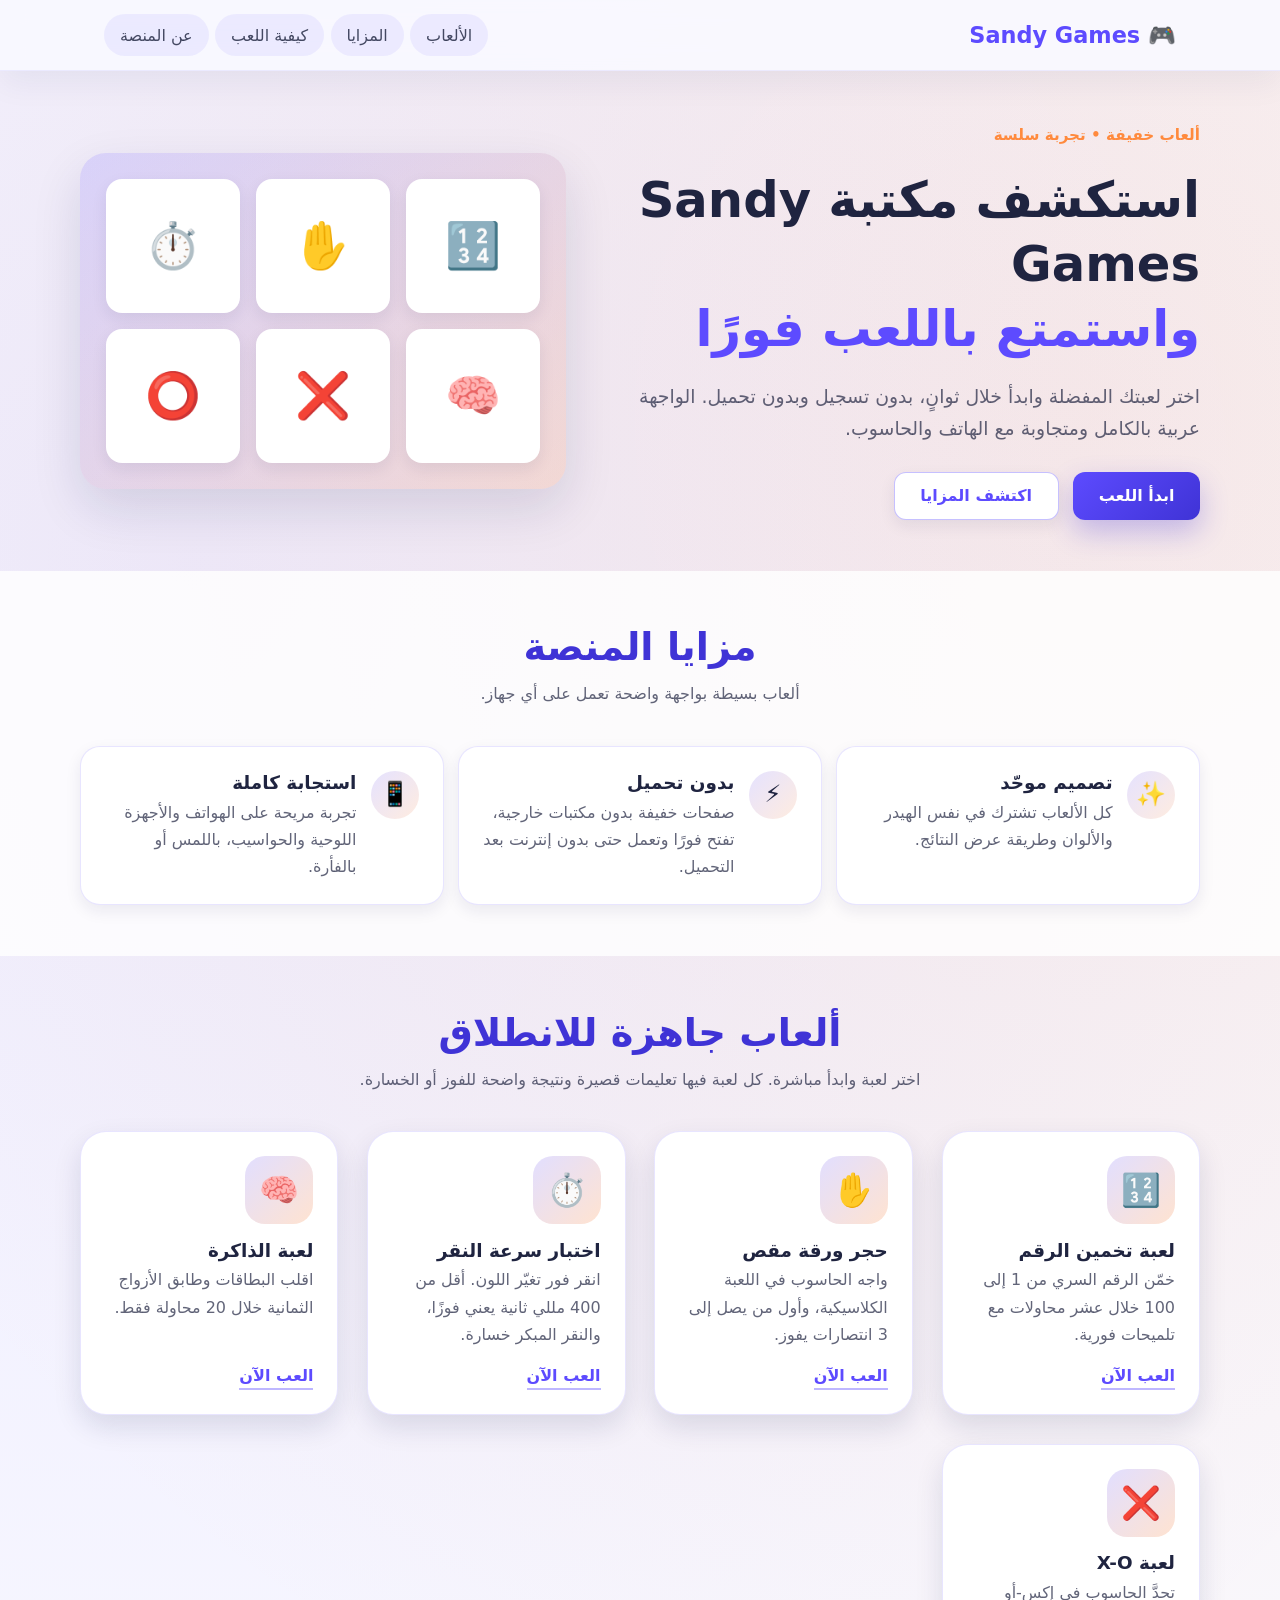
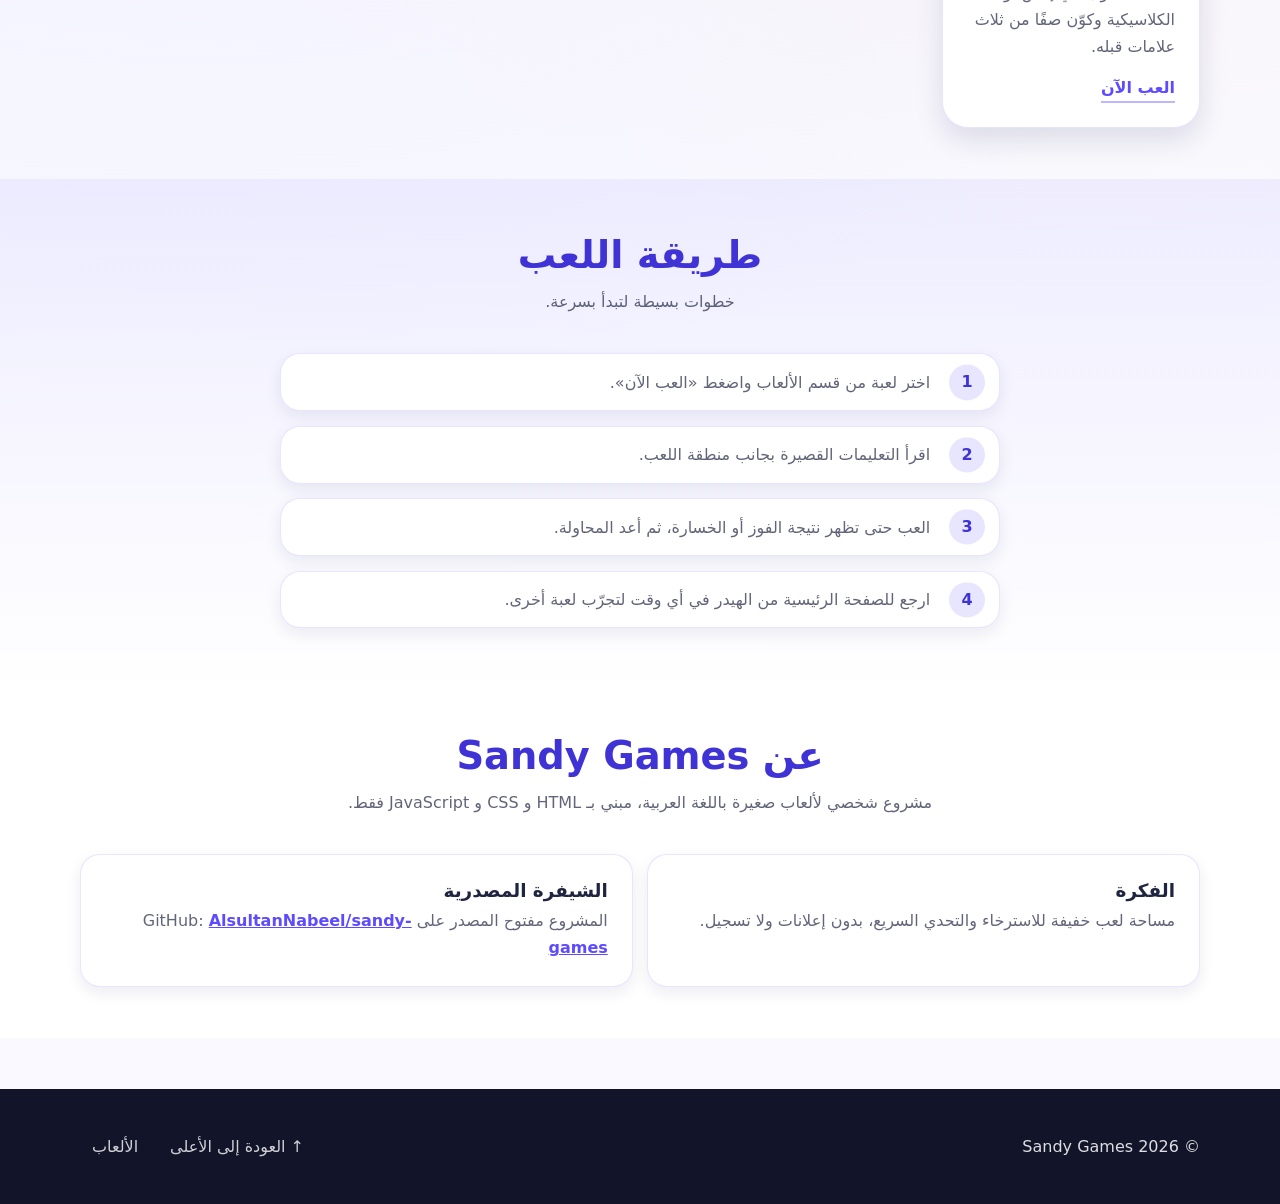
<file: index.html>
<!DOCTYPE html>
<html lang="ar" dir="rtl">
  <head>
    <meta charset="UTF-8" />
    <meta name="viewport" content="width=device-width, initial-scale=1.0" />
    <meta
      name="description"
      content="Sandy Games — موقع عربي لألعاب صغيرة سريعة تعمل مباشرة في المتصفح."
    />
    <title>ساندي جيمز | منصة الألعاب الصغيرة</title>
    <link rel="icon" href="data:image/svg+xml,<svg xmlns='http://www.w3.org/2000/svg' viewBox='0 0 100 100'><text y='.9em' font-size='90'>🎮</text></svg>" />
    <link rel="stylesheet" href="assets/styles.css" />
  </head>
  <body>
    <a class="skip-link" href="#main-content">تخط إلى المحتوى الرئيسي</a>
    <header class="site-header" id="top">
      <nav class="site-nav" aria-label="التنقل الرئيسي">
        <a href="#hero" class="site-logo" data-scroll>🎮 Sandy Games</a>
        <ul class="nav-links">
          <li><a href="#games" data-scroll>الألعاب</a></li>
          <li><a href="#features" data-scroll>المزايا</a></li>
          <li><a href="#instructions" data-scroll>كيفية اللعب</a></li>
          <li><a href="#about" data-scroll>عن المنصة</a></li>
        </ul>
      </nav>
    </header>
    <main id="main-content">
      <section class="hero" id="hero" aria-labelledby="hero-heading">
        <div class="hero__inner">
          <div class="hero__copy">
            <span class="hero__eyebrow" data-animate="fade-up">ألعاب خفيفة • تجربة سلسة</span>
            <h1 id="hero-heading" class="hero__headline" data-animate="fade-up" style="--delay: 80ms">
              استكشف مكتبة Sandy Games
              <span class="text-accent">واستمتع باللعب فورًا</span>
            </h1>
            <p class="hero__description" data-animate="fade-up" style="--delay: 160ms">
              اختر لعبتك المفضلة وابدأ خلال ثوانٍ، بدون تسجيل وبدون تحميل. الواجهة عربية بالكامل
              ومتجاوبة مع الهاتف والحاسوب.
            </p>
            <div class="hero__actions" data-animate="fade-up" style="--delay: 240ms">
              <a class="btn btn--primary" href="#games" data-scroll>ابدأ اللعب</a>
              <a class="btn btn--ghost" href="#features" data-scroll>اكتشف المزايا</a>
            </div>
          </div>
          <div class="hero__visual" aria-hidden="true" data-animate="fade-up" style="--delay: 200ms">
            <span class="hero__tile">🔢</span>
            <span class="hero__tile">✋</span>
            <span class="hero__tile">⏱️</span>
            <span class="hero__tile">🧠</span>
            <span class="hero__tile">❌</span>
            <span class="hero__tile">⭕</span>
          </div>
        </div>
      </section>

      <section class="section features" id="features" aria-labelledby="features-heading">
        <div class="section__header">
          <h2 id="features-heading">مزايا المنصة</h2>
          <p>ألعاب بسيطة بواجهة واضحة تعمل على أي جهاز.</p>
        </div>
        <ul class="feature-list">
          <li class="feature-card">
            <span class="feature-card__icon" aria-hidden="true">✨</span>
            <div>
              <h3>تصميم موحّد</h3>
              <p>كل الألعاب تشترك في نفس الهيدر والألوان وطريقة عرض النتائج.</p>
            </div>
          </li>
          <li class="feature-card">
            <span class="feature-card__icon" aria-hidden="true">⚡</span>
            <div>
              <h3>بدون تحميل</h3>
              <p>صفحات خفيفة بدون مكتبات خارجية، تفتح فورًا وتعمل حتى بدون إنترنت بعد التحميل.</p>
            </div>
          </li>
          <li class="feature-card">
            <span class="feature-card__icon" aria-hidden="true">📱</span>
            <div>
              <h3>استجابة كاملة</h3>
              <p>تجربة مريحة على الهواتف والأجهزة اللوحية والحواسيب، باللمس أو بالفأرة.</p>
            </div>
          </li>
        </ul>
      </section>

      <section class="section games" id="games" aria-labelledby="games-heading">
        <div class="section__header">
          <h2 id="games-heading">ألعاب جاهزة للانطلاق</h2>
          <p>اختر لعبة وابدأ مباشرة. كل لعبة فيها تعليمات قصيرة ونتيجة واضحة للفوز أو الخسارة.</p>
        </div>
        <div class="game-grid" role="list">
          <article class="game-card" role="listitem">
            <figure class="game-card__media" aria-hidden="true">🔢</figure>
            <div class="game-card__body">
              <h3>لعبة تخمين الرقم</h3>
              <p>خمّن الرقم السري من 1 إلى 100 خلال عشر محاولات مع تلميحات فورية.</p>
            </div>
            <footer class="game-card__footer">
              <a class="btn btn--link" href="games/guess-number/index.html">العب الآن</a>
            </footer>
          </article>
          <article class="game-card" role="listitem">
            <figure class="game-card__media" aria-hidden="true">✋</figure>
            <div class="game-card__body">
              <h3>حجر ورقة مقص</h3>
              <p>واجه الحاسوب في اللعبة الكلاسيكية، وأول من يصل إلى 3 انتصارات يفوز.</p>
            </div>
            <footer class="game-card__footer">
              <a class="btn btn--link" href="games/rock-paper-scissors/index.html">العب الآن</a>
            </footer>
          </article>
          <article class="game-card" role="listitem">
            <figure class="game-card__media" aria-hidden="true">⏱️</figure>
            <div class="game-card__body">
              <h3>اختبار سرعة النقر</h3>
              <p>انقر فور تغيّر اللون. أقل من 400 مللي ثانية يعني فوزًا، والنقر المبكر خسارة.</p>
            </div>
            <footer class="game-card__footer">
              <a class="btn btn--link" href="games/reaction-test/index.html">العب الآن</a>
            </footer>
          </article>
          <article class="game-card" role="listitem">
            <figure class="game-card__media" aria-hidden="true">🧠</figure>
            <div class="game-card__body">
              <h3>لعبة الذاكرة</h3>
              <p>اقلب البطاقات وطابق الأزواج الثمانية خلال 20 محاولة فقط.</p>
            </div>
            <footer class="game-card__footer">
              <a class="btn btn--link" href="games/memory/index.html">العب الآن</a>
            </footer>
          </article>
          <article class="game-card" role="listitem">
            <figure class="game-card__media" aria-hidden="true">❌</figure>
            <div class="game-card__body">
              <h3>لعبة X-O</h3>
              <p>تحدَّ الحاسوب في إكس-أو الكلاسيكية وكوّن صفًا من ثلاث علامات قبله.</p>
            </div>
            <footer class="game-card__footer">
              <a class="btn btn--link" href="games/tic-tac-toe/index.html">العب الآن</a>
            </footer>
          </article>
        </div>
      </section>

      <section class="section instructions" id="instructions" aria-labelledby="instructions-heading">
        <div class="section__header">
          <h2 id="instructions-heading">طريقة اللعب</h2>
          <p>خطوات بسيطة لتبدأ بسرعة.</p>
        </div>
        <ol class="instruction-steps">
          <li>اختر لعبة من قسم الألعاب واضغط «العب الآن».</li>
          <li>اقرأ التعليمات القصيرة بجانب منطقة اللعب.</li>
          <li>العب حتى تظهر نتيجة الفوز أو الخسارة، ثم أعد المحاولة.</li>
          <li>ارجع للصفحة الرئيسية من الهيدر في أي وقت لتجرّب لعبة أخرى.</li>
        </ol>
      </section>

      <section class="section about" id="about" aria-labelledby="about-heading">
        <div class="section__header">
          <h2 id="about-heading">عن Sandy Games</h2>
          <p>مشروع شخصي لألعاب صغيرة باللغة العربية، مبني بـ HTML و CSS و JavaScript فقط.</p>
        </div>
        <div class="about__content">
          <article>
            <h3>الفكرة</h3>
            <p>مساحة لعب خفيفة للاسترخاء والتحدي السريع، بدون إعلانات ولا تسجيل.</p>
          </article>
          <article>
            <h3>الشيفرة المصدرية</h3>
            <p>
              المشروع مفتوح المصدر على GitHub:
              <a href="https://github.com/AlsultanNabeel/sandy-games" rel="noopener">AlsultanNabeel/sandy-games</a>
            </p>
          </article>
        </div>
      </section>
    </main>

    <footer class="site-footer">
      <div class="footer__inner">
        <p>© <span data-year>2024</span> Sandy Games</p>
        <div class="footer__links">
          <a href="#top" data-scroll>↑ العودة إلى الأعلى</a>
          <a href="#games" data-scroll>الألعاب</a>
        </div>
      </div>
    </footer>

    <script src="app.js"></script>
  </body>
</html>
</file>
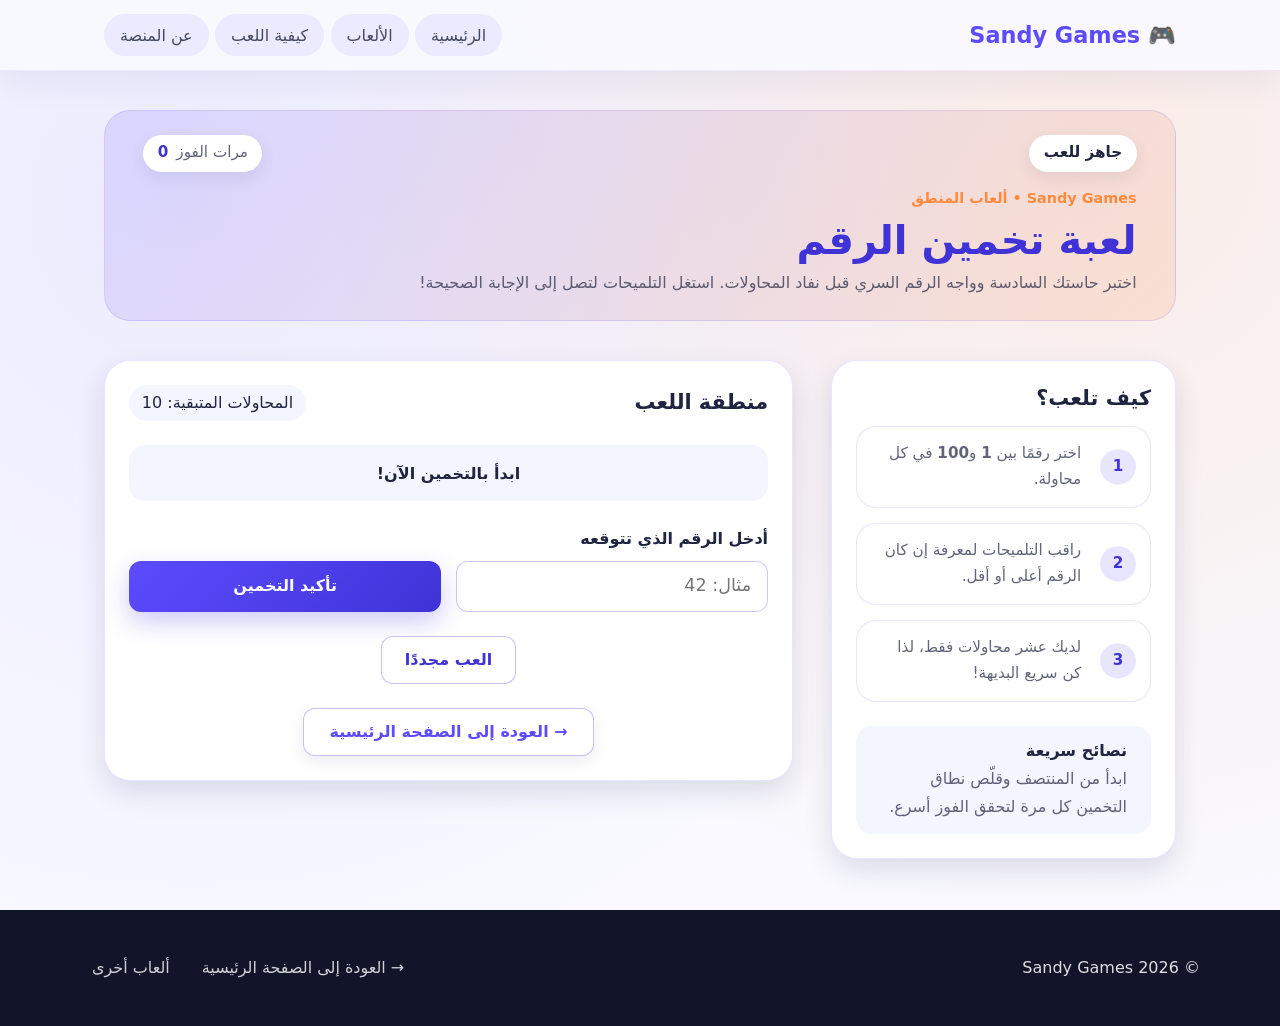
<file: games/guess-number/index.html>
<!DOCTYPE html>
<html lang="ar" dir="rtl">
  <head>
    <meta charset="UTF-8" />
    <meta name="viewport" content="width=device-width, initial-scale=1.0" />
    <title>لعبة تخمين الرقم | Sandy Games</title>
    <link rel="icon" href="data:image/svg+xml,<svg xmlns='http://www.w3.org/2000/svg' viewBox='0 0 100 100'><text y='.9em' font-size='90'>🎮</text></svg>" />
    <link rel="stylesheet" href="../../assets/styles.css" />
  </head>
  <body class="game-page">
    <header class="site-header">
      <nav class="site-nav" aria-label="التنقل الرئيسي">
        <a href="../../index.html" class="site-logo">🎮 Sandy Games</a>
        <ul class="nav-links">
          <li><a href="../../index.html">الرئيسية</a></li>
          <li><a href="../../index.html#games">الألعاب</a></li>
          <li><a href="../../index.html#instructions">كيفية اللعب</a></li>
          <li><a href="../../index.html#about">عن المنصة</a></li>
        </ul>
      </nav>
    </header>

    <main class="game-shell">
      <section class="game-hero" aria-labelledby="game-title">
        <div class="hero-meta">
          <span class="hero-status" id="hero-status" role="status" aria-live="polite">
            جاهز للعب
          </span>
          <div class="hero-timer" id="hero-timer">
            <span class="timer-label">مرات الفوز</span>
            <span class="timer-value" id="wins-total" aria-live="polite">0</span>
          </div>
        </div>
        <div class="hero-heading">
          <p class="hero-breadcrumb">Sandy Games • ألعاب المنطق</p>
          <h1 id="game-title">لعبة تخمين الرقم</h1>
          <p class="hero-subtitle">
            اختبر حاستك السادسة وواجه الرقم السري قبل نفاد المحاولات. استغل التلميحات لتصل إلى الإجابة الصحيحة!
          </p>
        </div>
      </section>

      <section class="game-content">
        <aside class="game-sidebar" aria-label="لوحة التعليمات">
          <h2>كيف تلعب؟</h2>
          <ol class="instruction-steps">
            <li>اختر رقمًا بين <strong>1</strong> و<strong>100</strong> في كل محاولة.</li>
            <li>راقب التلميحات لمعرفة إن كان الرقم أعلى أو أقل.</li>
            <li>لديك عشر محاولات فقط، لذا كن سريع البديهة!</li>
          </ol>
          <div class="tips-box" role="note">
            <h3>نصائح سريعة</h3>
            <p>ابدأ من المنتصف وقلّص نطاق التخمين كل مرة لتحقق الفوز أسرع.</p>
          </div>
        </aside>

        <div class="game-stage">
          <header class="stage-header">
            <h2>منطقة اللعب</h2>
            <div class="stage-status">
              <p>المحاولات المتبقية: <span id="attempts-remaining" aria-live="polite">10</span></p>
            </div>
          </header>

          <div class="stage-feedback">
            <p id="feedback" aria-live="polite" class="game-feedback">ابدأ بالتخمين الآن!</p>
          </div>

          <form id="guess-form" class="guess-form" autocomplete="off">
            <label for="guess-input" class="input-label">أدخل الرقم الذي تتوقعه</label>
            <div class="guess-controls">
              <input
                type="number"
                id="guess-input"
                name="guess"
                min="1"
                max="100"
                required
                inputmode="numeric"
                placeholder="مثال: 42"
              />
              <button type="submit" id="submit-guess" class="primary">تأكيد التخمين</button>
            </div>
          </form>

          <div class="stage-actions">
            <button type="button" id="play-again" class="secondary" hidden>العب مجددًا</button>
          </div>
          <a class="btn btn--ghost back-home" href="../../index.html">→ العودة إلى الصفحة الرئيسية</a>
        </div>
      </section>
    </main>

    <footer class="site-footer">
      <div class="footer__inner">
        <p>© <span data-year>2024</span> Sandy Games</p>
        <div class="footer__links">
          <a href="../../index.html">→ العودة إلى الصفحة الرئيسية</a>
          <a href="../../index.html#games">ألعاب أخرى</a>
        </div>
      </div>
    </footer>

    <script src="../../app.js"></script>
    <script src="./guess-number.js"></script>
  </body>
</html>
</file>
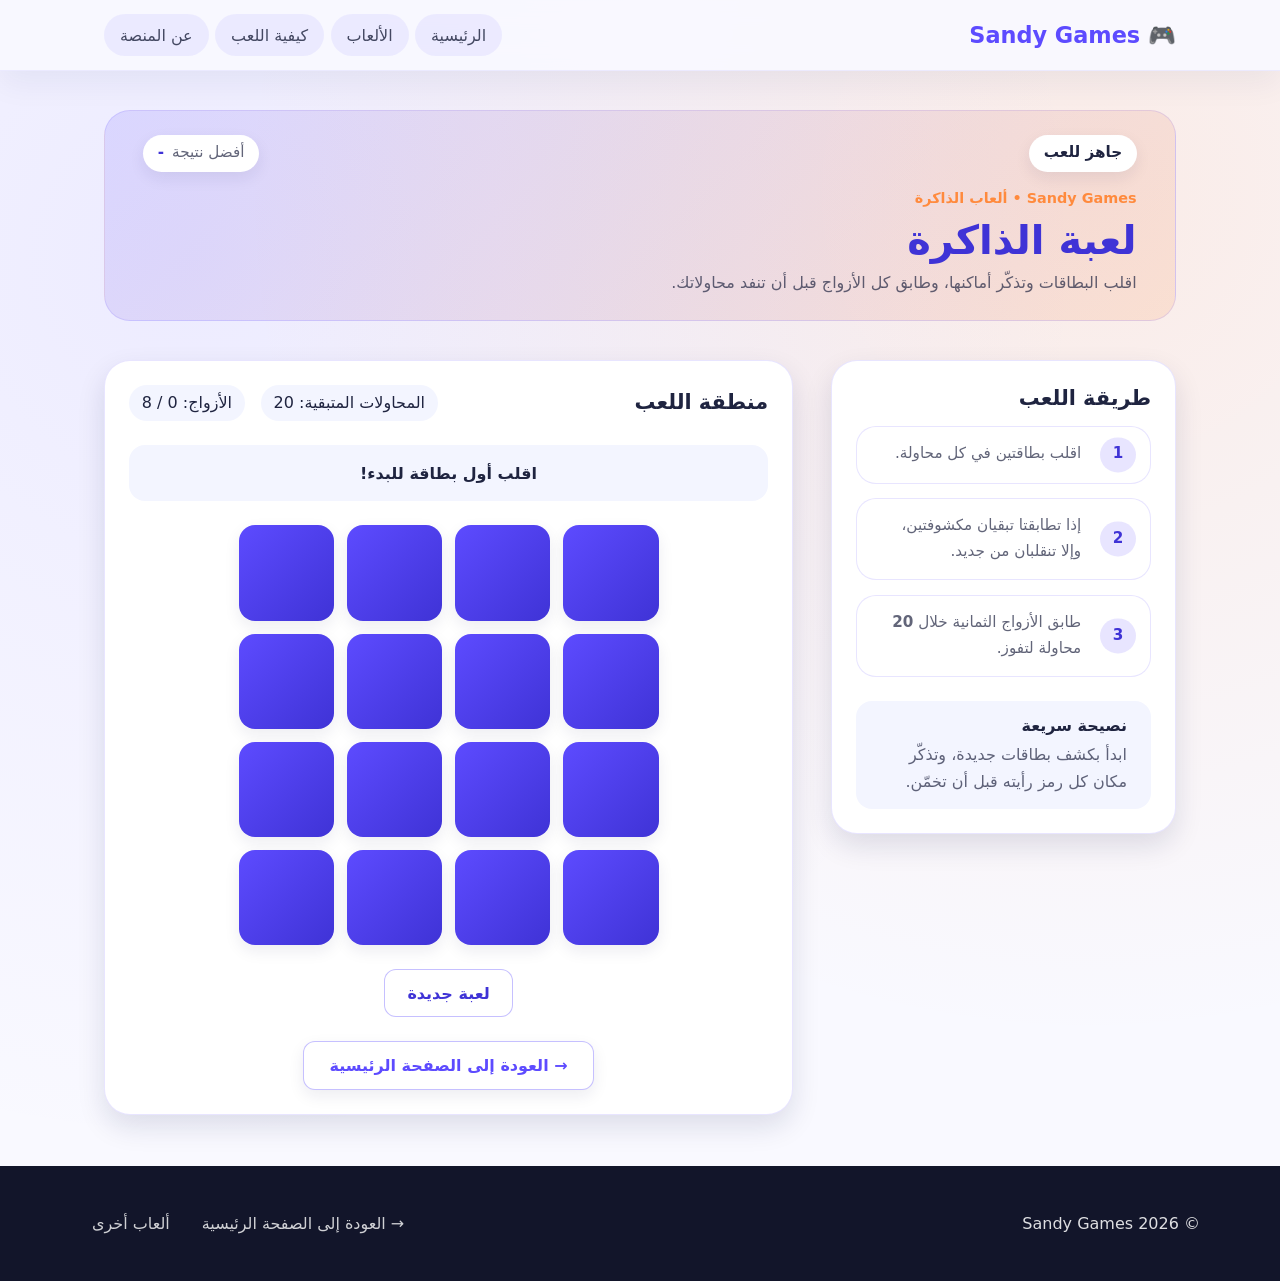
<file: games/memory/index.html>
<!DOCTYPE html>
<html lang="ar" dir="rtl">
  <head>
    <meta charset="UTF-8" />
    <meta name="viewport" content="width=device-width, initial-scale=1.0" />
    <title>لعبة الذاكرة | Sandy Games</title>
    <link rel="icon" href="data:image/svg+xml,<svg xmlns='http://www.w3.org/2000/svg' viewBox='0 0 100 100'><text y='.9em' font-size='90'>🎮</text></svg>" />
    <link rel="stylesheet" href="../../assets/styles.css" />
  </head>
  <body class="game-page">
    <header class="site-header">
      <nav class="site-nav" aria-label="التنقل الرئيسي">
        <a href="../../index.html" class="site-logo">🎮 Sandy Games</a>
        <ul class="nav-links">
          <li><a href="../../index.html">الرئيسية</a></li>
          <li><a href="../../index.html#games">الألعاب</a></li>
          <li><a href="../../index.html#instructions">كيفية اللعب</a></li>
          <li><a href="../../index.html#about">عن المنصة</a></li>
        </ul>
      </nav>
    </header>

    <main class="game-shell">
      <section class="game-hero" aria-labelledby="game-title">
        <div class="hero-meta">
          <span class="hero-status" id="memory-status" role="status" aria-live="polite">جاهز للعب</span>
          <div class="hero-timer">
            <span class="timer-label">أفضل نتيجة</span>
            <span class="timer-value" id="memory-best">-</span>
          </div>
        </div>
        <div class="hero-heading">
          <p class="hero-breadcrumb">Sandy Games • ألعاب الذاكرة</p>
          <h1 id="game-title">لعبة الذاكرة</h1>
          <p class="hero-subtitle">اقلب البطاقات وتذكّر أماكنها، وطابق كل الأزواج قبل أن تنفد محاولاتك.</p>
        </div>
      </section>

      <section class="game-content">
        <aside class="game-sidebar" aria-label="لوحة التعليمات">
          <h2>طريقة اللعب</h2>
          <ol class="instruction-steps">
            <li>اقلب بطاقتين في كل محاولة.</li>
            <li>إذا تطابقتا تبقيان مكشوفتين، وإلا تنقلبان من جديد.</li>
            <li>طابق الأزواج الثمانية خلال <strong>20</strong> محاولة لتفوز.</li>
          </ol>
          <div class="tips-box" role="note">
            <h3>نصيحة سريعة</h3>
            <p>ابدأ بكشف بطاقات جديدة، وتذكّر مكان كل رمز رأيته قبل أن تخمّن.</p>
          </div>
        </aside>

        <div class="game-stage">
          <header class="stage-header">
            <h2>منطقة اللعب</h2>
            <div class="stage-status">
              <p>المحاولات المتبقية: <span id="memory-moves" aria-live="polite">20</span></p>
              <p>الأزواج: <span id="memory-pairs">0</span> / 8</p>
            </div>
          </header>

          <div class="stage-feedback">
            <p id="memory-message" class="game-feedback" aria-live="polite">اقلب أول بطاقة للبدء!</p>
          </div>

          <div id="memory-grid" class="memory-grid" role="group" aria-label="بطاقات اللعبة"></div>

          <div class="stage-actions">
            <button type="button" id="memory-restart" class="secondary">لعبة جديدة</button>
          </div>
          <a class="btn btn--ghost back-home" href="../../index.html">→ العودة إلى الصفحة الرئيسية</a>
        </div>
      </section>
    </main>

    <footer class="site-footer">
      <div class="footer__inner">
        <p>© <span data-year>2024</span> Sandy Games</p>
        <div class="footer__links">
          <a href="../../index.html">→ العودة إلى الصفحة الرئيسية</a>
          <a href="../../index.html#games">ألعاب أخرى</a>
        </div>
      </div>
    </footer>

    <script src="../../app.js"></script>
    <script src="./memory.js"></script>
  </body>
</html>
</file>
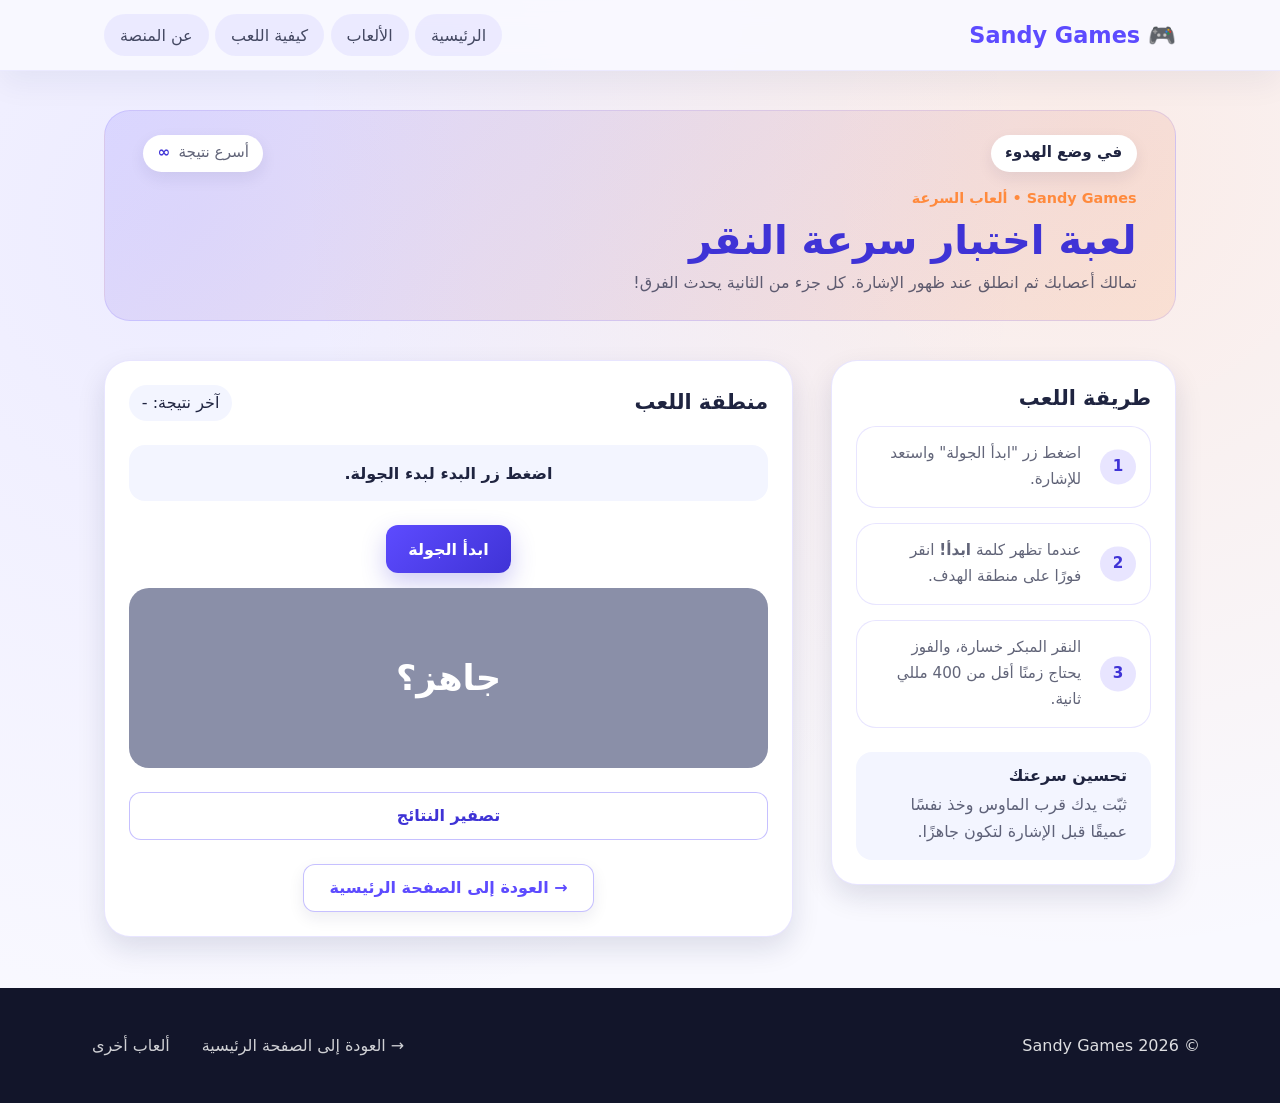
<file: games/reaction-test/index.html>
<!DOCTYPE html>
<html lang="ar" dir="rtl">
  <head>
    <meta charset="UTF-8" />
    <meta name="viewport" content="width=device-width, initial-scale=1.0" />
    <title>لعبة اختبار سرعة النقر | Sandy Games</title>
    <link rel="icon" href="data:image/svg+xml,<svg xmlns='http://www.w3.org/2000/svg' viewBox='0 0 100 100'><text y='.9em' font-size='90'>🎮</text></svg>" />
    <link rel="stylesheet" href="../../assets/styles.css" />
  </head>
  <body class="game-page">
    <header class="site-header">
      <nav class="site-nav" aria-label="التنقل الرئيسي">
        <a href="../../index.html" class="site-logo">🎮 Sandy Games</a>
        <ul class="nav-links">
          <li><a href="../../index.html">الرئيسية</a></li>
          <li><a href="../../index.html#games">الألعاب</a></li>
          <li><a href="../../index.html#instructions">كيفية اللعب</a></li>
          <li><a href="../../index.html#about">عن المنصة</a></li>
        </ul>
      </nav>
    </header>

    <main class="game-shell">
      <section class="game-hero" aria-labelledby="game-title">
        <div class="hero-meta">
          <span class="hero-status" id="reaction-status" role="status" aria-live="polite">
            في وضع الهدوء
          </span>
          <div class="hero-timer" id="reaction-timer">
            <span class="timer-label">أسرع نتيجة</span>
            <span class="timer-value" data-fallback="∞" aria-live="polite">∞</span>
          </div>
        </div>
        <div class="hero-heading">
          <p class="hero-breadcrumb">Sandy Games • ألعاب السرعة</p>
          <h1 id="game-title">لعبة اختبار سرعة النقر</h1>
          <p class="hero-subtitle">
            تمالك أعصابك ثم انطلق عند ظهور الإشارة. كل جزء من الثانية يحدث الفرق!
          </p>
        </div>
      </section>

      <section class="game-content">
        <aside class="game-sidebar" aria-label="لوحة التعليمات">
          <h2>طريقة اللعب</h2>
          <ol class="instruction-steps">
            <li>اضغط زر "ابدأ الجولة" واستعد للإشارة.</li>
            <li>عندما تظهر كلمة <strong>ابدأ!</strong> انقر فورًا على منطقة الهدف.</li>
            <li>النقر المبكر خسارة، والفوز يحتاج زمنًا أقل من 400 مللي ثانية.</li>
          </ol>
          <div class="tips-box" role="note">
            <h3>تحسين سرعتك</h3>
            <p>ثبّت يدك قرب الماوس وخذ نفسًا عميقًا قبل الإشارة لتكون جاهزًا.</p>
          </div>
        </aside>

        <div class="game-stage">
          <header class="stage-header">
            <h2>منطقة اللعب</h2>
            <div class="stage-status">
              <p>آخر نتيجة: <span id="reaction-result" aria-live="polite">-</span></p>
            </div>
          </header>

          <div class="stage-feedback">
            <p id="reaction-message" class="game-feedback" aria-live="polite">اضغط زر البدء لبدء الجولة.</p>
          </div>

          <div class="stage-actions">
            <button type="button" id="start-reaction" class="primary">ابدأ الجولة</button>
            <button
              type="button"
              id="reaction-target"
              class="reaction-target"
              aria-label="منطقة النقر عند ظهور إشارة البدء"
              disabled
            >
              جاهز؟
            </button>
          </div>

          <div class="stage-actions stage-actions--inline">
            <button type="button" id="reset-reaction" class="secondary" hidden>تصفير النتائج</button>
          </div>
          <a class="btn btn--ghost back-home" href="../../index.html">→ العودة إلى الصفحة الرئيسية</a>
        </div>
      </section>
    </main>

    <footer class="site-footer">
      <div class="footer__inner">
        <p>© <span data-year>2024</span> Sandy Games</p>
        <div class="footer__links">
          <a href="../../index.html">→ العودة إلى الصفحة الرئيسية</a>
          <a href="../../index.html#games">ألعاب أخرى</a>
        </div>
      </div>
    </footer>

    <script src="../../app.js"></script>
    <script src="./reaction-test.js"></script>
  </body>
</html>
</file>
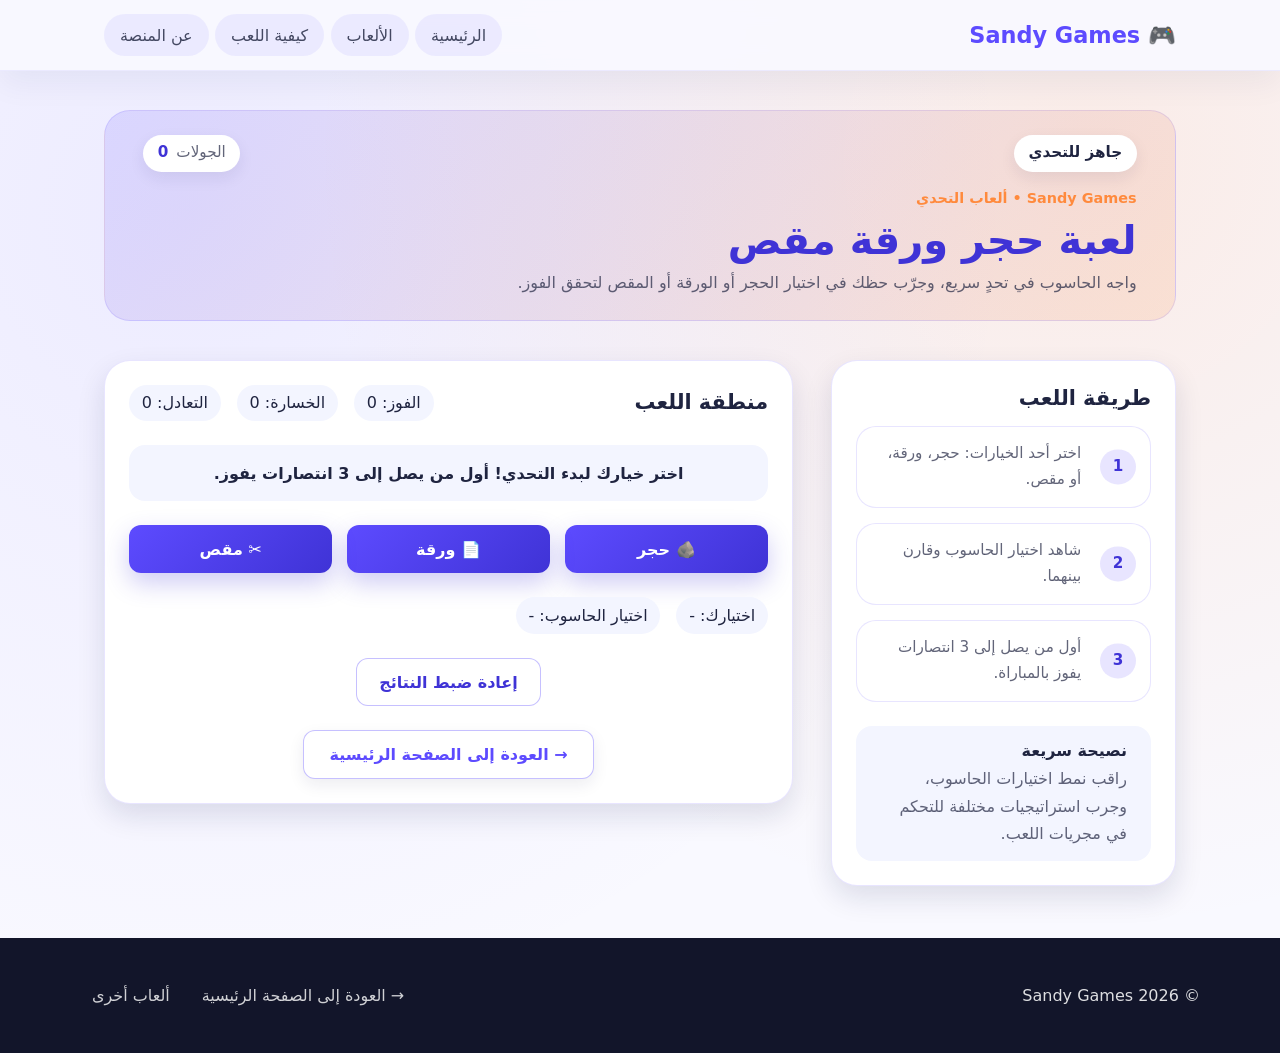
<file: games/rock-paper-scissors/index.html>
<!DOCTYPE html>
<html lang="ar" dir="rtl">
  <head>
    <meta charset="UTF-8" />
    <meta name="viewport" content="width=device-width, initial-scale=1.0" />
    <title>لعبة حجر ورقة مقص | Sandy Games</title>
    <link rel="icon" href="data:image/svg+xml,<svg xmlns='http://www.w3.org/2000/svg' viewBox='0 0 100 100'><text y='.9em' font-size='90'>🎮</text></svg>" />
    <link rel="stylesheet" href="../../assets/styles.css" />
  </head>
  <body class="game-page">
    <header class="site-header">
      <nav class="site-nav" aria-label="التنقل الرئيسي">
        <a href="../../index.html" class="site-logo">🎮 Sandy Games</a>
        <ul class="nav-links">
          <li><a href="../../index.html">الرئيسية</a></li>
          <li><a href="../../index.html#games">الألعاب</a></li>
          <li><a href="../../index.html#instructions">كيفية اللعب</a></li>
          <li><a href="../../index.html#about">عن المنصة</a></li>
        </ul>
      </nav>
    </header>

    <main class="game-shell">
      <section class="game-hero" aria-labelledby="game-title">
        <div class="hero-meta">
          <span class="hero-status" id="rps-status" role="status" aria-live="polite">جاهز للتحدي</span>
          <div class="hero-timer" id="rps-timer">
            <span class="timer-label">الجولات</span>
            <span class="timer-value" aria-live="polite">0</span>
          </div>
        </div>
        <div class="hero-heading">
          <p class="hero-breadcrumb">Sandy Games • ألعاب التحدي</p>
          <h1 id="game-title">لعبة حجر ورقة مقص</h1>
          <p class="hero-subtitle">
            واجه الحاسوب في تحدٍ سريع، وجرّب حظك في اختيار الحجر أو الورقة أو المقص لتحقق الفوز.
          </p>
        </div>
      </section>

      <section class="game-content">
        <aside class="game-sidebar" aria-label="لوحة التعليمات">
          <h2>طريقة اللعب</h2>
          <ol class="instruction-steps">
            <li>اختر أحد الخيارات: حجر، ورقة، أو مقص.</li>
            <li>شاهد اختيار الحاسوب وقارن بينهما.</li>
            <li>أول من يصل إلى 3 انتصارات يفوز بالمباراة.</li>
          </ol>
          <div class="tips-box" role="note">
            <h3>نصيحة سريعة</h3>
            <p>راقب نمط اختيارات الحاسوب، وجرب استراتيجيات مختلفة للتحكم في مجريات اللعب.</p>
          </div>
        </aside>

        <div class="game-stage">
          <header class="stage-header">
            <h2>منطقة اللعب</h2>
            <div class="stage-status">
              <p>الفوز: <span id="wins-count" aria-live="polite">0</span></p>
              <p>الخسارة: <span id="losses-count" aria-live="polite">0</span></p>
              <p>التعادل: <span id="ties-count" aria-live="polite">0</span></p>
            </div>
          </header>

          <div class="stage-feedback">
            <p id="round-result" class="game-feedback" aria-live="polite">اختر خيارك لبدء التحدي!</p>
          </div>

          <div id="rps-options" class="stage-actions stage-actions--inline" role="group" aria-label="اختَر حجر أو ورقة أو مقص">
            <button type="button" class="rps-option primary" data-choice="rock">🪨 حجر</button>
            <button type="button" class="rps-option primary" data-choice="paper">📄 ورقة</button>
            <button type="button" class="rps-option primary" data-choice="scissors">✂️ مقص</button>
          </div>

          <div class="stage-results">
            <p>اختيارك: <span id="player-choice" aria-live="polite">-</span></p>
            <p>اختيار الحاسوب: <span id="computer-choice" aria-live="polite">-</span></p>
          </div>

          <div class="stage-actions">
            <button type="button" id="reset-score" class="secondary">إعادة ضبط النتائج</button>
          </div>
          <a class="btn btn--ghost back-home" href="../../index.html">→ العودة إلى الصفحة الرئيسية</a>
        </div>
      </section>
    </main>

    <footer class="site-footer">
      <div class="footer__inner">
        <p>© <span data-year>2024</span> Sandy Games</p>
        <div class="footer__links">
          <a href="../../index.html">→ العودة إلى الصفحة الرئيسية</a>
          <a href="../../index.html#games">ألعاب أخرى</a>
        </div>
      </div>
    </footer>

    <script src="../../app.js"></script>
    <script src="./rock-paper-scissors.js"></script>
  </body>
</html>
</file>
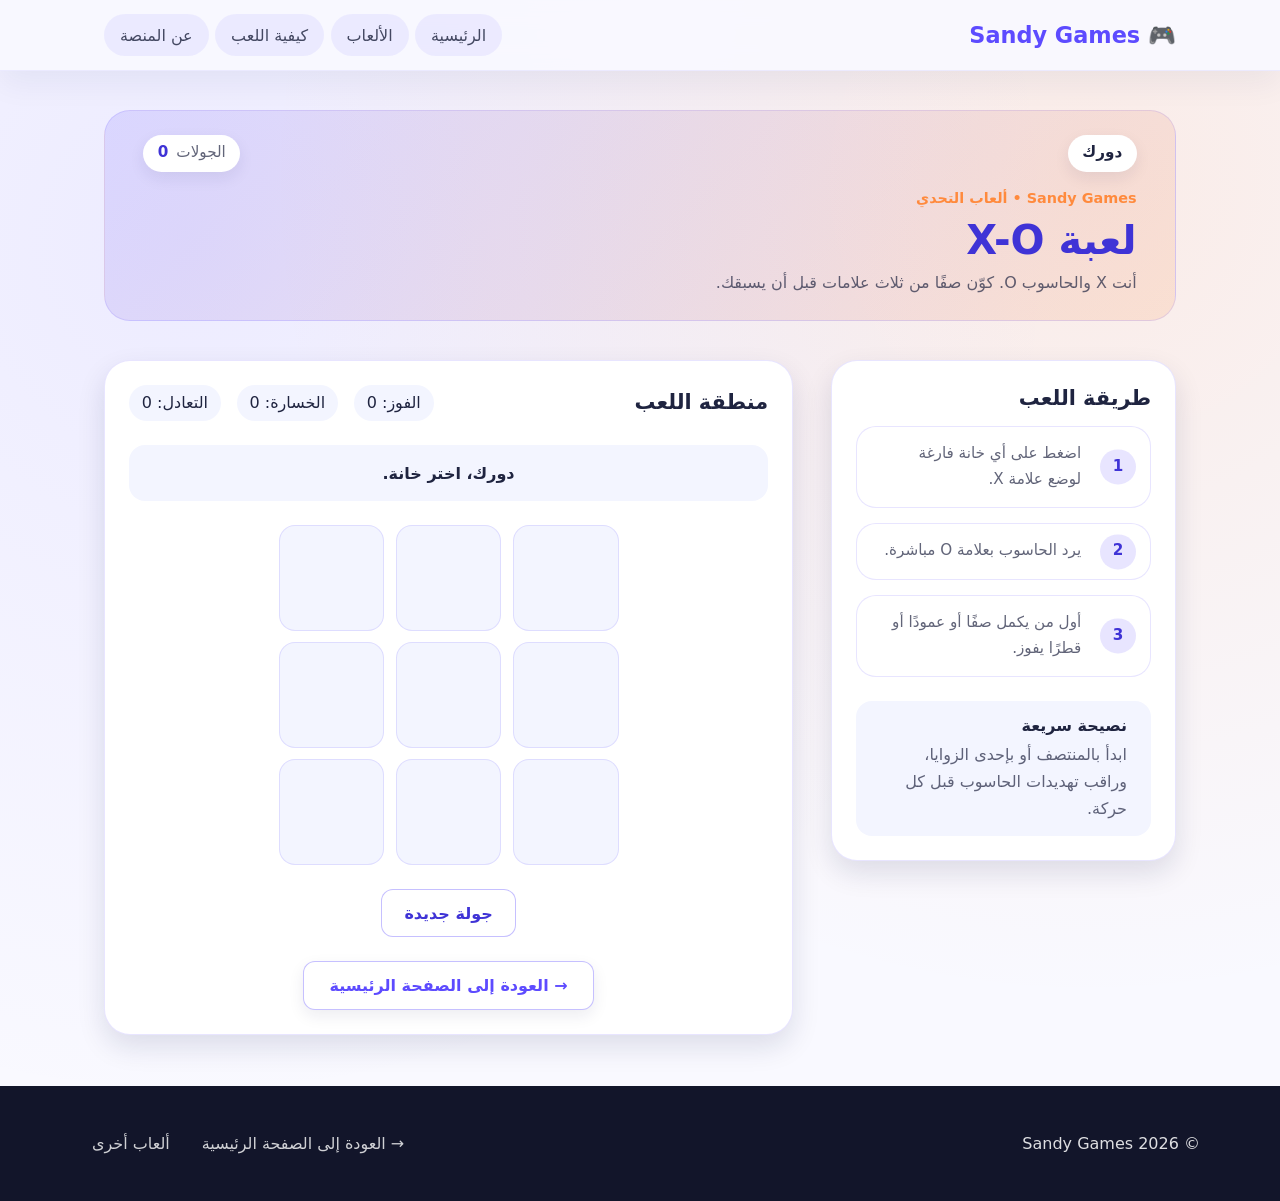
<file: games/tic-tac-toe/index.html>
<!DOCTYPE html>
<html lang="ar" dir="rtl">
  <head>
    <meta charset="UTF-8" />
    <meta name="viewport" content="width=device-width, initial-scale=1.0" />
    <title>لعبة X-O | Sandy Games</title>
    <link rel="icon" href="data:image/svg+xml,<svg xmlns='http://www.w3.org/2000/svg' viewBox='0 0 100 100'><text y='.9em' font-size='90'>🎮</text></svg>" />
    <link rel="stylesheet" href="../../assets/styles.css" />
  </head>
  <body class="game-page">
    <header class="site-header">
      <nav class="site-nav" aria-label="التنقل الرئيسي">
        <a href="../../index.html" class="site-logo">🎮 Sandy Games</a>
        <ul class="nav-links">
          <li><a href="../../index.html">الرئيسية</a></li>
          <li><a href="../../index.html#games">الألعاب</a></li>
          <li><a href="../../index.html#instructions">كيفية اللعب</a></li>
          <li><a href="../../index.html#about">عن المنصة</a></li>
        </ul>
      </nav>
    </header>

    <main class="game-shell">
      <section class="game-hero" aria-labelledby="game-title">
        <div class="hero-meta">
          <span class="hero-status" id="ttt-status" role="status" aria-live="polite">دورك</span>
          <div class="hero-timer">
            <span class="timer-label">الجولات</span>
            <span class="timer-value" id="ttt-rounds">0</span>
          </div>
        </div>
        <div class="hero-heading">
          <p class="hero-breadcrumb">Sandy Games • ألعاب التحدي</p>
          <h1 id="game-title">لعبة X-O</h1>
          <p class="hero-subtitle">أنت X والحاسوب O. كوّن صفًا من ثلاث علامات قبل أن يسبقك.</p>
        </div>
      </section>

      <section class="game-content">
        <aside class="game-sidebar" aria-label="لوحة التعليمات">
          <h2>طريقة اللعب</h2>
          <ol class="instruction-steps">
            <li>اضغط على أي خانة فارغة لوضع علامة X.</li>
            <li>يرد الحاسوب بعلامة O مباشرة.</li>
            <li>أول من يكمل صفًا أو عمودًا أو قطرًا يفوز.</li>
          </ol>
          <div class="tips-box" role="note">
            <h3>نصيحة سريعة</h3>
            <p>ابدأ بالمنتصف أو بإحدى الزوايا، وراقب تهديدات الحاسوب قبل كل حركة.</p>
          </div>
        </aside>

        <div class="game-stage">
          <header class="stage-header">
            <h2>منطقة اللعب</h2>
            <div class="stage-status">
              <p>الفوز: <span id="ttt-wins">0</span></p>
              <p>الخسارة: <span id="ttt-losses">0</span></p>
              <p>التعادل: <span id="ttt-ties">0</span></p>
            </div>
          </header>

          <div class="stage-feedback">
            <p id="ttt-message" class="game-feedback" aria-live="polite">دورك، اختر خانة.</p>
          </div>

          <div id="ttt-board" class="ttt-board" role="group" aria-label="لوحة X-O"></div>

          <div class="stage-actions">
            <button type="button" id="ttt-restart" class="secondary">جولة جديدة</button>
          </div>
          <a class="btn btn--ghost back-home" href="../../index.html">→ العودة إلى الصفحة الرئيسية</a>
        </div>
      </section>
    </main>

    <footer class="site-footer">
      <div class="footer__inner">
        <p>© <span data-year>2024</span> Sandy Games</p>
        <div class="footer__links">
          <a href="../../index.html">→ العودة إلى الصفحة الرئيسية</a>
          <a href="../../index.html#games">ألعاب أخرى</a>
        </div>
      </div>
    </footer>

    <script src="../../app.js"></script>
    <script src="./tic-tac-toe.js"></script>
  </body>
</html>
</file>
<file: assets/styles.css>
:root {
  color-scheme: light;
  --clr-primary: #5d4bff;
  --clr-primary-strong: #3f33d6;
  --clr-accent: #ff8a3d;
  --clr-success: #138a52;
  --clr-error: #c4314b;
  --clr-surface: #ffffff;
  --clr-surface-muted: #f3f5ff;
  --clr-background: #f9f9ff;
  --clr-text: #1f2440;
  --clr-text-muted: rgba(31, 36, 64, 0.7);
  --clr-border: rgba(93, 75, 255, 0.14);
  --shadow-lg: 0 20px 50px rgba(20, 28, 78, 0.12);
  --shadow-md: 0 12px 28px rgba(20, 28, 78, 0.12);
  --shadow-sm: 0 6px 16px rgba(20, 28, 78, 0.08);
  --radius-xl: 26px;
  --radius-lg: 20px;
  --radius-md: 16px;
  --radius-sm: 12px;
  --radius-pill: 999px;
  --font-sans: system-ui, -apple-system, "Segoe UI", Tahoma, "Geeza Pro", "Noto Sans Arabic", Arial, sans-serif;
  --max-width: 1120px;
  --space-xs: clamp(0.35rem, 1vw, 0.5rem);
  --space-sm: clamp(0.65rem, 1.5vw, 0.9rem);
  --space-md: clamp(1rem, 2vw, 1.5rem);
  --space-lg: clamp(1.6rem, 3vw, 2.4rem);
  --space-xl: clamp(2rem, 4vw, 3.2rem);
  --transition-base: 180ms ease;
}

*,
*::before,
*::after {
  box-sizing: border-box;
}

html {
  scroll-behavior: smooth;
  -webkit-text-size-adjust: 100%;
}

body {
  margin: 0;
  min-height: 100vh;
  display: flex;
  flex-direction: column;
  font-family: var(--font-sans);
  line-height: 1.7;
  color: var(--clr-text);
  background: radial-gradient(circle at 15% 20%, rgba(93, 75, 255, 0.08), transparent 60%),
    radial-gradient(circle at 85% 15%, rgba(255, 138, 61, 0.12), transparent 55%), var(--clr-background);
}

main {
  display: block;
  flex: 1;
}

h1,
h2,
h3 {
  line-height: 1.3;
}

a {
  color: inherit;
  text-decoration: none;
}

a:focus-visible,
button:focus-visible,
input:focus-visible {
  outline: 3px solid rgba(93, 75, 255, 0.45);
  outline-offset: 3px;
}

button {
  font: inherit;
  border: 0;
  cursor: pointer;
  color: inherit;
  background: none;
}

button:disabled {
  cursor: not-allowed;
}

.skip-link {
  position: absolute;
  inset-inline-start: 1rem;
  top: 1rem;
  padding: 0.75rem 1.25rem;
  background: var(--clr-primary);
  color: #fff;
  border-radius: var(--radius-sm);
  transform: translateY(-200%);
  transition: transform var(--transition-base);
  z-index: 50;
}

.skip-link:focus {
  transform: translateY(0);
}

/* ---------- Header ---------- */

.site-header {
  position: sticky;
  top: 0;
  z-index: 30;
  backdrop-filter: saturate(140%) blur(12px);
  -webkit-backdrop-filter: saturate(140%) blur(12px);
  background: rgba(249, 249, 255, 0.92);
  border-bottom: 1px solid rgba(93, 75, 255, 0.08);
  box-shadow: 0 12px 32px rgba(20, 28, 78, 0.06);
}

.site-nav {
  margin: 0 auto;
  max-width: var(--max-width);
  padding: var(--space-sm) var(--space-md);
  display: flex;
  flex-wrap: wrap;
  align-items: center;
  justify-content: space-between;
  gap: var(--space-sm);
}

.site-logo {
  font-weight: 700;
  font-size: clamp(1.1rem, 2vw, 1.4rem);
  color: var(--clr-primary);
  white-space: nowrap;
}

.nav-links {
  margin: 0;
  padding: 0;
  list-style: none;
  display: flex;
  flex-wrap: wrap;
  align-items: center;
  gap: 0.4rem;
}

.nav-links a {
  display: inline-block;
  padding: 0.45rem 1rem;
  border-radius: var(--radius-pill);
  font-weight: 500;
  color: rgba(31, 36, 64, 0.82);
  background: rgba(93, 75, 255, 0.08);
  transition: color var(--transition-base), background var(--transition-base), transform var(--transition-base);
}

.nav-links a:hover,
.nav-links a:focus-visible,
.nav-links a[aria-current="page"] {
  color: var(--clr-primary-strong);
  background: rgba(93, 75, 255, 0.16);
  transform: translateY(-1px);
}

/* ---------- Buttons ---------- */

.btn {
  position: relative;
  display: inline-flex;
  align-items: center;
  justify-content: center;
  gap: 0.5rem;
  padding: 0.85rem 1.6rem;
  border-radius: var(--radius-sm);
  font-weight: 600;
  line-height: 1.2;
  transition: transform var(--transition-base), box-shadow var(--transition-base), color var(--transition-base);
}

.btn--primary {
  background: linear-gradient(135deg, var(--clr-primary), var(--clr-primary-strong));
  color: #fff;
  box-shadow: 0 12px 28px rgba(63, 51, 214, 0.28);
}

.btn--primary:hover,
.btn--primary:focus-visible {
  transform: translateY(-2px);
  box-shadow: 0 18px 36px rgba(24, 32, 89, 0.3);
}

.btn--ghost {
  background: var(--clr-surface);
  color: var(--clr-primary);
  border: 1.5px solid rgba(93, 75, 255, 0.35);
  box-shadow: var(--shadow-sm);
}

.btn--ghost:hover,
.btn--ghost:focus-visible {
  transform: translateY(-2px);
  color: var(--clr-primary-strong);
}

.btn--link {
  padding: 0.2rem 0;
  color: var(--clr-primary);
  border-bottom: 2px solid rgba(93, 75, 255, 0.4);
  border-radius: 0;
}

.btn--link:hover,
.btn--link:focus-visible {
  color: var(--clr-primary-strong);
  border-bottom-color: var(--clr-accent);
}

/* أزرار صفحات الألعاب */
button.primary,
button.secondary {
  display: inline-flex;
  align-items: center;
  justify-content: center;
  gap: 0.4rem;
  min-height: 48px;
  padding: 0.75rem 1.4rem;
  border-radius: var(--radius-sm);
  font-weight: 600;
  line-height: 1.2;
  transition: transform var(--transition-base), box-shadow var(--transition-base), opacity var(--transition-base);
}

button.primary {
  background: linear-gradient(135deg, var(--clr-primary), var(--clr-primary-strong));
  color: #fff;
  box-shadow: 0 10px 24px rgba(63, 51, 214, 0.25);
}

button.secondary {
  background: var(--clr-surface);
  color: var(--clr-primary-strong);
  border: 1.5px solid rgba(93, 75, 255, 0.35);
}

button.primary:hover:not(:disabled),
button.secondary:hover:not(:disabled) {
  transform: translateY(-2px);
}

button.primary:disabled,
button.secondary:disabled {
  opacity: 0.5;
  box-shadow: none;
}

/* ---------- Home: hero ---------- */

.hero {
  position: relative;
  overflow: hidden;
  padding: var(--space-xl) var(--space-md);
}

.hero__inner {
  position: relative;
  margin: 0 auto;
  max-width: var(--max-width);
  display: grid;
  gap: clamp(2rem, 4vw, 4rem);
  align-items: center;
  grid-template-columns: minmax(0, 1.2fr) minmax(0, 1fr);
}

.hero__copy {
  display: grid;
  gap: clamp(0.8rem, 2vw, 1.2rem);
}

.hero__eyebrow {
  font-weight: 600;
  font-size: 0.95rem;
  color: var(--clr-accent);
}

.hero__headline {
  margin: 0;
  font-size: clamp(1.9rem, 5vw, 3.1rem);
}

.text-accent {
  display: block;
  color: var(--clr-primary);
}

.hero__description {
  margin: 0;
  font-size: clamp(1.02rem, 2.2vw, 1.18rem);
  color: var(--clr-text-muted);
}

.hero__actions {
  margin-top: var(--space-xs);
  display: flex;
  flex-wrap: wrap;
  gap: var(--space-sm);
}

.hero__visual {
  margin: 0;
  display: grid;
  grid-template-columns: repeat(3, minmax(0, 1fr));
  gap: clamp(0.6rem, 2vw, 1rem);
  padding: clamp(1rem, 3vw, 1.6rem);
  border-radius: var(--radius-xl);
  background: linear-gradient(145deg, rgba(93, 75, 255, 0.16), rgba(255, 138, 61, 0.16));
  box-shadow: var(--shadow-lg);
}

.hero__tile {
  display: grid;
  place-items: center;
  aspect-ratio: 1;
  font-size: clamp(1.8rem, 6vw, 2.8rem);
  border-radius: var(--radius-md);
  background: var(--clr-surface);
  box-shadow: var(--shadow-sm);
}

/*
 * أنيميشن الظهور يعمل بـ CSS فقط ومع fill-mode: backwards؛
 * المحتوى مرئي افتراضيًا ولا يعتمد على JavaScript.
 */
[data-animate="fade-up"] {
  animation: fadeUp 700ms cubic-bezier(0.16, 1, 0.3, 1) backwards;
  animation-delay: var(--delay, 0ms);
}

.hero__tile:nth-child(even) {
  animation: floatY 5s ease-in-out infinite;
}

@keyframes fadeUp {
  from {
    opacity: 0;
    transform: translateY(24px);
  }
  to {
    opacity: 1;
    transform: none;
  }
}

@keyframes floatY {
  0%,
  100% {
    transform: translateY(0);
  }
  50% {
    transform: translateY(-8px);
  }
}

/* ---------- Home: sections ---------- */

.section {
  padding: var(--space-xl) var(--space-md);
}

.section__header {
  max-width: 720px;
  margin: 0 auto var(--space-lg);
  text-align: center;
}

.section__header h2 {
  margin: 0 0 var(--space-xs);
  font-size: clamp(1.7rem, 4vw, 2.4rem);
  color: var(--clr-primary-strong);
}

.section__header p {
  margin: 0;
  color: var(--clr-text-muted);
}

.features {
  background: rgba(255, 255, 255, 0.82);
}

.feature-list {
  margin: 0 auto;
  padding: 0;
  list-style: none;
  max-width: var(--max-width);
  display: grid;
  gap: var(--space-sm);
  grid-template-columns: repeat(auto-fit, minmax(min(240px, 100%), 1fr));
}

.feature-card {
  display: grid;
  grid-template-columns: auto 1fr;
  gap: var(--space-sm);
  align-items: start;
  padding: var(--space-md);
  background: var(--clr-surface);
  border-radius: var(--radius-lg);
  box-shadow: var(--shadow-sm);
  border: 1px solid var(--clr-border);
}

.feature-card__icon {
  display: grid;
  place-items: center;
  width: 48px;
  height: 48px;
  font-size: 1.5rem;
  border-radius: var(--radius-pill);
  background: linear-gradient(135deg, rgba(93, 75, 255, 0.16), rgba(255, 138, 61, 0.16));
}

.feature-card h3,
.game-card__body h3,
.about__content h3 {
  margin: 0 0 0.25rem;
  font-size: 1.15rem;
}

.feature-card p,
.game-card__body p,
.about__content p {
  margin: 0;
  color: var(--clr-text-muted);
}

.game-grid {
  margin: 0 auto;
  max-width: var(--max-width);
  display: grid;
  grid-template-columns: repeat(auto-fill, minmax(min(250px, 100%), 1fr));
  gap: clamp(1rem, 3vw, 1.8rem);
}

.game-card {
  display: grid;
  grid-template-rows: auto 1fr auto;
  gap: var(--space-sm);
  padding: var(--space-md);
  border-radius: var(--radius-xl);
  background: var(--clr-surface);
  box-shadow: var(--shadow-md);
  border: 1px solid var(--clr-border);
  transition: transform var(--transition-base), box-shadow var(--transition-base), border-color var(--transition-base);
}

.game-card:hover,
.game-card:focus-within {
  transform: translateY(-5px);
  box-shadow: 0 24px 48px rgba(24, 32, 89, 0.18);
  border-color: rgba(93, 75, 255, 0.32);
}

.game-card__media {
  margin: 0;
  width: 68px;
  height: 68px;
  border-radius: var(--radius-lg);
  display: grid;
  place-items: center;
  font-size: 2rem;
  background: linear-gradient(135deg, rgba(93, 75, 255, 0.18), rgba(255, 138, 61, 0.24));
}

.game-card__footer {
  display: flex;
}

.instructions {
  background: linear-gradient(180deg, rgba(93, 75, 255, 0.07), rgba(255, 255, 255, 0.9));
}

.instruction-steps {
  margin: 0 auto;
  max-width: 720px;
  padding: 0;
  list-style: none;
  counter-reset: step;
  display: grid;
  gap: var(--space-sm);
}

.instruction-steps li {
  position: relative;
  min-height: 3.6rem;
  padding: var(--space-sm) var(--space-md);
  padding-inline-start: calc(var(--space-md) + 2.8rem);
  background: var(--clr-surface);
  border-radius: var(--radius-lg);
  border: 1px solid var(--clr-border);
  box-shadow: var(--shadow-sm);
  color: var(--clr-text-muted);
}

.instruction-steps li::before {
  counter-increment: step;
  content: counter(step);
  position: absolute;
  inset-inline-start: var(--space-sm);
  top: 50%;
  transform: translateY(-50%);
  width: 2.2rem;
  height: 2.2rem;
  border-radius: var(--radius-pill);
  display: grid;
  place-items: center;
  font-weight: 700;
  color: var(--clr-primary-strong);
  background: rgba(93, 75, 255, 0.14);
}

.about {
  background: rgba(255, 255, 255, 0.94);
}

.about__content {
  margin: 0 auto;
  max-width: var(--max-width);
  display: grid;
  gap: var(--space-sm);
  grid-template-columns: repeat(auto-fit, minmax(min(260px, 100%), 1fr));
}

.about__content article {
  padding: var(--space-md);
  background: var(--clr-surface);
  border-radius: var(--radius-lg);
  border: 1px solid var(--clr-border);
  box-shadow: var(--shadow-sm);
}

.about__content a {
  color: var(--clr-primary);
  font-weight: 600;
  text-decoration: underline;
  overflow-wrap: anywhere;
}

/* ---------- Footer ---------- */

.site-footer {
  margin-top: var(--space-xl);
  padding: var(--space-lg) var(--space-md);
  background: #12152a;
  color: rgba(255, 255, 255, 0.86);
}

.footer__inner {
  margin: 0 auto;
  max-width: var(--max-width);
  display: flex;
  flex-wrap: wrap;
  align-items: center;
  justify-content: space-between;
  gap: var(--space-sm);
}

.footer__inner p {
  margin: 0;
}

.footer__links {
  display: flex;
  flex-wrap: wrap;
  gap: var(--space-xs);
}

.footer__links a {
  color: rgba(255, 255, 255, 0.8);
  padding: 0.35rem 0.75rem;
  border-radius: var(--radius-pill);
  transition: background var(--transition-base), color var(--transition-base);
}

.footer__links a:hover,
.footer__links a:focus-visible {
  color: #fff;
  background: rgba(255, 255, 255, 0.12);
}

/* ---------- Game pages ---------- */

.game-shell {
  width: 100%;
  max-width: var(--max-width);
  margin: 0 auto;
  padding: var(--space-lg) var(--space-md) 0;
  display: grid;
  gap: var(--space-lg);
}

.game-hero {
  padding: var(--space-md) var(--space-lg);
  border-radius: var(--radius-xl);
  background: linear-gradient(135deg, rgba(93, 75, 255, 0.14), rgba(255, 138, 61, 0.14));
  border: 1px solid var(--clr-border);
}

.hero-meta {
  display: flex;
  flex-wrap: wrap;
  justify-content: space-between;
  align-items: center;
  gap: var(--space-sm);
}

.hero-status,
.hero-timer {
  display: inline-flex;
  align-items: center;
  gap: 0.5rem;
  padding: 0.35rem 0.9rem;
  border-radius: var(--radius-pill);
  background: var(--clr-surface);
  box-shadow: var(--shadow-sm);
  font-weight: 600;
  font-size: 0.95rem;
}

.timer-label {
  color: var(--clr-text-muted);
  font-weight: 500;
}

.timer-value {
  color: var(--clr-primary-strong);
}

.hero-breadcrumb {
  margin: var(--space-sm) 0 0;
  color: var(--clr-accent);
  font-weight: 600;
  font-size: 0.9rem;
}

.hero-heading h1 {
  margin: 0.2rem 0;
  font-size: clamp(1.7rem, 5vw, 2.5rem);
  color: var(--clr-primary-strong);
}

.hero-subtitle {
  margin: 0;
  color: var(--clr-text-muted);
}

.game-content {
  display: grid;
  grid-template-columns: minmax(0, 1fr) minmax(0, 2fr);
  gap: var(--space-lg);
  align-items: start;
}

.game-sidebar,
.game-stage {
  padding: var(--space-md);
  border-radius: var(--radius-xl);
  background: var(--clr-surface);
  border: 1px solid var(--clr-border);
  box-shadow: var(--shadow-md);
}

.game-sidebar h2,
.stage-header h2 {
  margin: 0 0 var(--space-sm);
  font-size: 1.3rem;
}

.game-sidebar .instruction-steps li {
  box-shadow: none;
  font-size: 0.95rem;
}

.tips-box {
  margin-top: var(--space-md);
  padding: var(--space-sm) var(--space-md);
  border-radius: var(--radius-md);
  background: var(--clr-surface-muted);
}

.tips-box h3 {
  margin: 0 0 0.25rem;
  font-size: 1rem;
}

.tips-box p {
  margin: 0;
  color: var(--clr-text-muted);
}

.game-stage {
  display: grid;
  gap: var(--space-md);
}

.stage-header {
  display: flex;
  flex-wrap: wrap;
  align-items: center;
  justify-content: space-between;
  gap: var(--space-sm);
}

.stage-header h2 {
  margin: 0;
}

.stage-status,
.stage-results {
  display: flex;
  flex-wrap: wrap;
  gap: 0.5rem 1rem;
}

.stage-status p,
.stage-results p {
  margin: 0;
  padding: 0.3rem 0.8rem;
  border-radius: var(--radius-pill);
  background: var(--clr-surface-muted);
  font-weight: 500;
}

.game-feedback {
  margin: 0;
  padding: var(--space-sm) var(--space-md);
  border-radius: var(--radius-md);
  background: var(--clr-surface-muted);
  font-weight: 600;
  text-align: center;
}

.game-feedback.success {
  color: var(--clr-success);
  background: rgba(19, 138, 82, 0.1);
}

.game-feedback.error {
  color: var(--clr-error);
  background: rgba(196, 49, 75, 0.08);
}

.stage-actions {
  display: flex;
  flex-wrap: wrap;
  gap: var(--space-sm);
  justify-content: center;
}

.stage-actions--inline > button {
  flex: 1 1 120px;
}

.back-home {
  justify-self: center;
}

/* Guess number */
.guess-form {
  display: grid;
  gap: 0.5rem;
}

.input-label {
  font-weight: 600;
}

.guess-controls {
  display: flex;
  flex-wrap: wrap;
  gap: var(--space-sm);
}

.guess-controls input {
  flex: 1 1 140px;
  min-width: 0;
  min-height: 48px;
  padding: 0.6rem 1rem;
  font: inherit;
  font-size: 1.1rem;
  border-radius: var(--radius-sm);
  border: 1.5px solid rgba(93, 75, 255, 0.3);
  background: var(--clr-surface);
}

.guess-controls input:disabled {
  background: var(--clr-surface-muted);
}

.guess-controls button {
  flex: 1 1 140px;
}

.attempts-animate,
.guess-button-animate {
  display: inline-block;
  animation: pop 300ms ease;
}

@keyframes pop {
  50% {
    transform: scale(1.15);
  }
}

/* Reaction test */
.reaction-target {
  flex: 1 1 100%;
  min-height: 180px;
  border-radius: var(--radius-lg);
  font-size: clamp(1.5rem, 5vw, 2.2rem);
  font-weight: 700;
  color: #fff;
  background: #8a8fa8;
  transition: background 120ms linear;
  touch-action: manipulation;
}

.reaction-target.ready {
  background: var(--clr-error);
  cursor: wait;
}

.reaction-target.go {
  background: var(--clr-success);
}

.reaction-target.early {
  background: var(--clr-accent);
}

/* Memory */
.memory-grid {
  display: grid;
  grid-template-columns: repeat(4, minmax(0, 1fr));
  gap: clamp(0.4rem, 2vw, 0.8rem);
  max-width: 420px;
  width: 100%;
  margin: 0 auto;
}

.memory-card {
  aspect-ratio: 1;
  border-radius: var(--radius-md);
  font-size: clamp(1.6rem, 7vw, 2.4rem);
  background: linear-gradient(135deg, var(--clr-primary), var(--clr-primary-strong));
  color: transparent;
  box-shadow: var(--shadow-sm);
  transition: transform var(--transition-base), background var(--transition-base);
  touch-action: manipulation;
}

.memory-card:hover:not(:disabled) {
  transform: translateY(-2px);
}

.memory-card.is-flipped,
.memory-card.is-matched {
  background: var(--clr-surface-muted);
  color: inherit;
}

.memory-card.is-matched {
  background: rgba(19, 138, 82, 0.14);
  cursor: default;
}

/* Tic-tac-toe */
.ttt-board {
  display: grid;
  grid-template-columns: repeat(3, minmax(0, 1fr));
  gap: clamp(0.4rem, 2vw, 0.7rem);
  max-width: 340px;
  width: 100%;
  margin: 0 auto;
}

.ttt-cell {
  aspect-ratio: 1;
  border-radius: var(--radius-md);
  background: var(--clr-surface-muted);
  border: 1.5px solid var(--clr-border);
  font-size: clamp(2rem, 10vw, 3rem);
  font-weight: 700;
  line-height: 1;
  touch-action: manipulation;
}

.ttt-cell:hover:not(:disabled) {
  background: rgba(93, 75, 255, 0.12);
}

.ttt-cell[data-mark="X"] {
  color: var(--clr-primary-strong);
}

.ttt-cell[data-mark="O"] {
  color: var(--clr-accent);
}

.ttt-cell.is-winning {
  background: rgba(19, 138, 82, 0.16);
  border-color: var(--clr-success);
}

/* ---------- Responsive ---------- */

@media (max-width: 860px) {
  .hero__inner,
  .game-content {
    grid-template-columns: minmax(0, 1fr);
  }

  .hero__inner {
    text-align: center;
  }

  .hero__actions {
    justify-content: center;
  }

  .hero__visual {
    max-width: 380px;
    width: 100%;
    margin: 0 auto;
  }

  .game-stage {
    order: -1;
  }
}

@media (max-width: 640px) {
  .site-nav {
    justify-content: center;
  }

  .nav-links {
    justify-content: center;
  }

  .nav-links a {
    padding: 0.4rem 0.75rem;
    font-size: 0.92rem;
  }

  .feature-card {
    grid-template-columns: minmax(0, 1fr);
    text-align: center;
  }

  .feature-card__icon {
    margin: 0 auto;
  }

  .game-hero {
    padding: var(--space-md);
  }

  .footer__inner {
    flex-direction: column;
    text-align: center;
  }
}

@media (prefers-reduced-motion: reduce) {
  html {
    scroll-behavior: auto;
  }

  *,
  *::before,
  *::after {
    animation-duration: 0.01ms !important;
    animation-iteration-count: 1 !important;
    animation-delay: 0ms !important;
    transition-duration: 0.01ms !important;
  }
}
</file>
